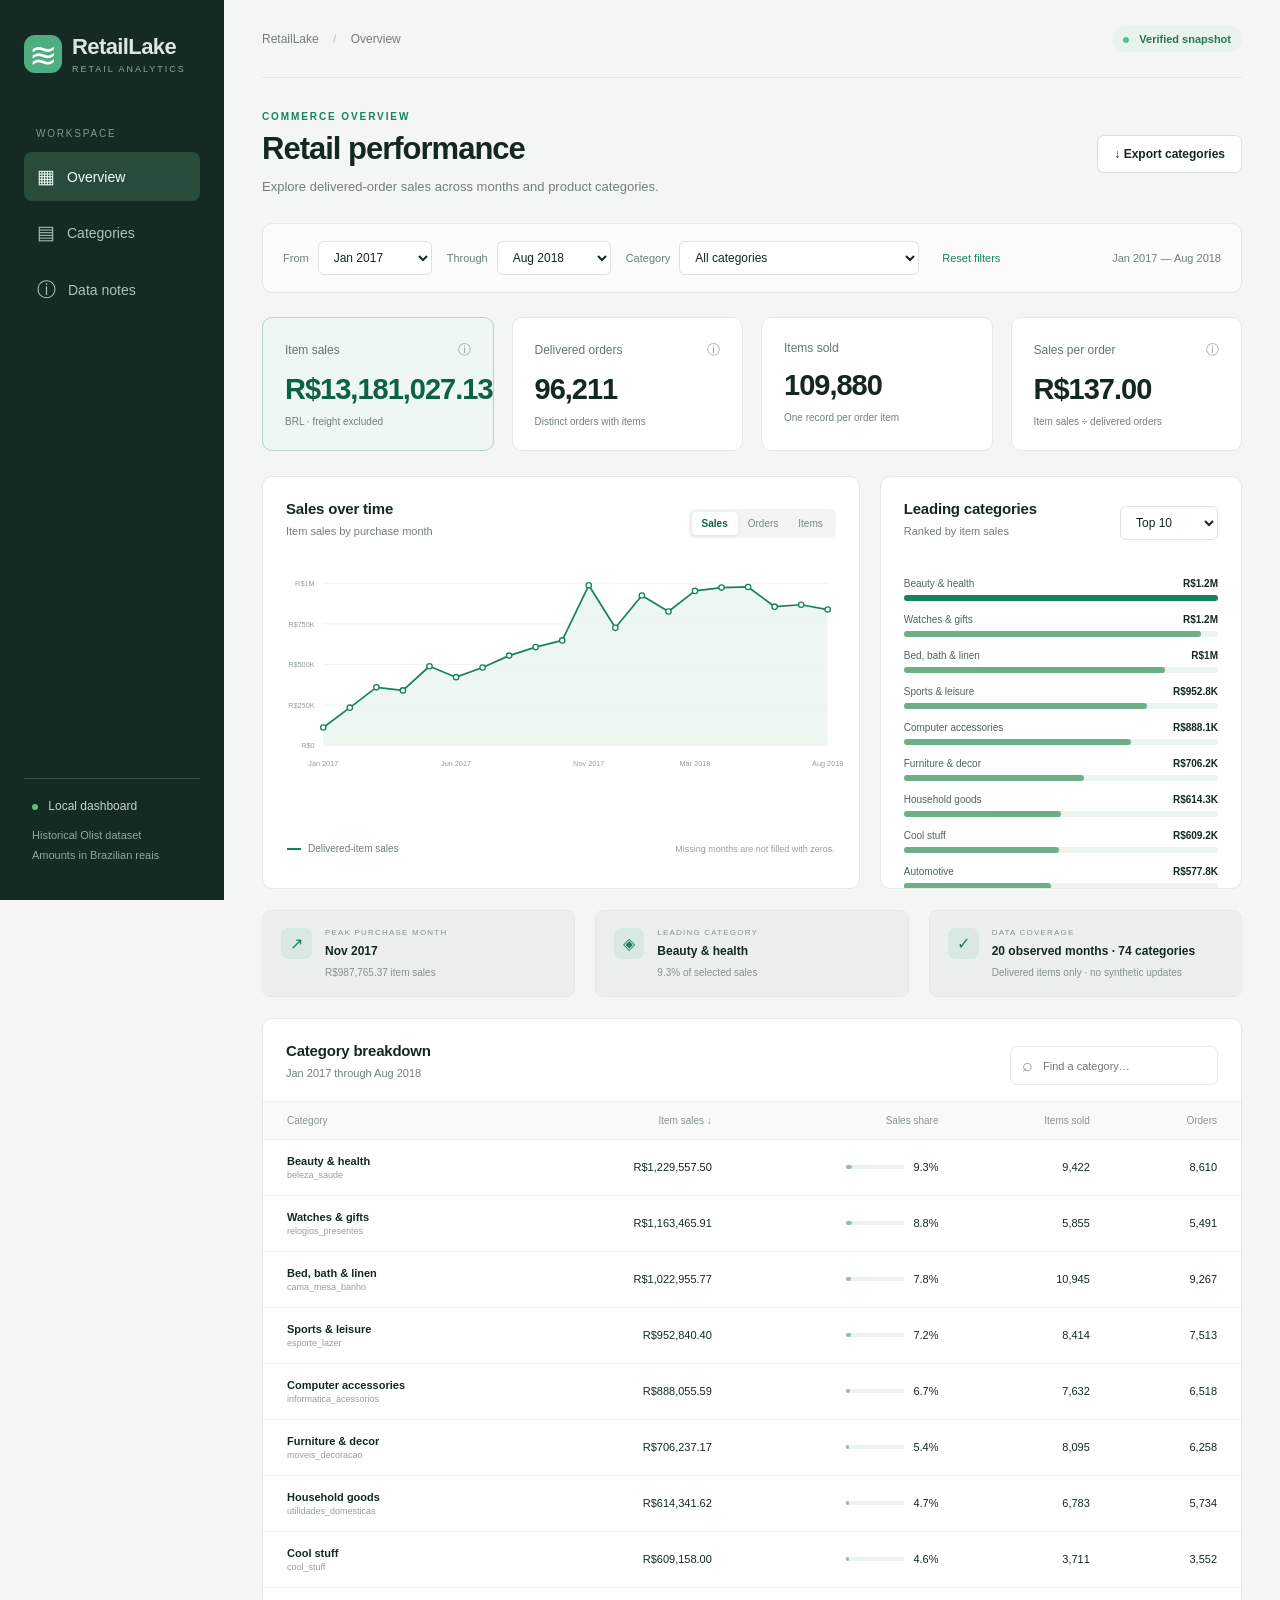
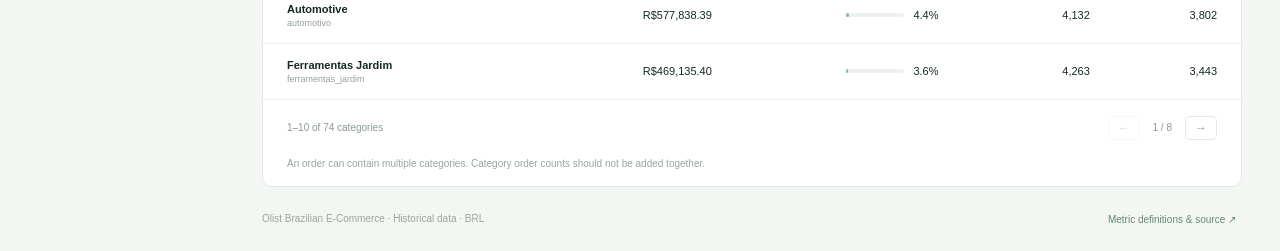
<file: dashboard/index.html>
<!doctype html>
<html lang="en">
<head>
<meta charset="utf-8"><meta name="viewport" content="width=device-width,initial-scale=1">
<title>RetailLake · Retail performance</title>
<link rel="stylesheet" href="styles.css">
<script src="data.js?v=20261012T090455Z_31673efe" defer></script><script src="app.js?v=20261012T090455Z_31673efe" defer></script>
</head>
<body>
<aside class="sidebar">
<a class="brand" href="#overview" aria-label="RetailLake home"><span class="brand-icon">≋</span><span>RetailLake<small>RETAIL ANALYTICS</small></span></a>
<div class="nav-label">WORKSPACE</div>
<nav aria-label="Main navigation"><a class="active" href="#overview"><span>▦</span>Overview</a><a href="#categories"><span>▤</span>Categories</a><button class="notes-open"><span>ⓘ</span>Data notes</button></nav>
<div class="sidebar-bottom"><span class="dot"></span> Local dashboard<small>Historical Olist dataset<br>Amounts in Brazilian reais</small></div>
</aside>
<main id="overview">
<header class="topbar"><span class="breadcrumb">RetailLake <span>/</span> Overview</span><span class="verified"><span class="dot"></span> Verified snapshot</span></header>
<section class="heading"><div><div class="eyebrow">COMMERCE OVERVIEW</div><h1>Retail performance</h1><p>Explore delivered-order sales across months and product categories.</p></div><button id="export" class="button">↓ Export categories</button></section>
<section class="filters" aria-label="Dashboard filters">
<div class="field"><label for="start">From</label><select id="start"></select></div>
<div class="field"><label for="end">Through</label><select id="end"></select></div>
<div class="field category-field"><label for="category">Category</label><select id="category"><option value="__all__">All categories</option></select></div>
<button id="reset" class="reset">Reset filters</button><span id="period" class="period"></span>
</section>
<div id="error" class="error" hidden></div>
<section class="kpis" aria-label="Sales indicators">
<article class="kpi primary"><div class="kpi-label">Item sales <span title="Delivered item prices, excluding freight">ⓘ</span></div><div id="sales" class="kpi-value">—</div><div class="kpi-foot">BRL · freight excluded</div></article>
<article class="kpi"><div class="kpi-label">Delivered orders <span title="Distinct delivered orders containing at least one item in the selected category and period">ⓘ</span></div><div id="orders" class="kpi-value">—</div><div class="kpi-foot">Distinct orders with items</div></article>
<article class="kpi"><div class="kpi-label">Items sold</div><div id="items" class="kpi-value">—</div><div class="kpi-foot">One record per order item</div></article>
<article class="kpi"><div class="kpi-label">Sales per order <span title="Item sales divided by distinct delivered orders; excludes freight">ⓘ</span></div><div id="average" class="kpi-value">—</div><div class="kpi-foot">Item sales ÷ delivered orders</div></article>
</section>
<section class="chart-grid">
<article class="panel trend-panel"><div class="panel-heading"><div><h2>Sales over time</h2><p id="trend-subtitle">By purchase month</p></div><div class="segmented" role="group" aria-label="Trend measure"><button data-metric="salesCents" class="selected" aria-pressed="true">Sales</button><button data-metric="orders" aria-pressed="false">Orders</button><button data-metric="items" aria-pressed="false">Items</button></div></div><div id="trend" class="chart" aria-label="Monthly trend chart"></div><div class="chart-note"><span class="legend-line"></span> <span id="trend-legend">Delivered-item sales</span> <span>Missing months are not filled with zeros.</span></div></article>
<article class="panel categories-panel"><div class="panel-heading"><div><h2>Leading categories</h2><p>Ranked by item sales</p></div><select id="top" aria-label="Number of leading categories"><option value="5">Top 5</option><option value="10" selected>Top 10</option><option value="20">Top 20</option></select></div><div id="bars" class="bars"></div></article>
</section>
<section class="insights" aria-label="Period insights"><div><span class="insight-icon">↗</span><div><small>PEAK PURCHASE MONTH</small><strong id="peak">—</strong><span id="peak-sales"></span></div></div><div><span class="insight-icon">◈</span><div><small>LEADING CATEGORY</small><strong id="leader">—</strong><span id="leader-share"></span></div></div><div><span class="insight-icon">✓</span><div><small>DATA COVERAGE</small><strong id="coverage">—</strong><span>Delivered items only · no synthetic updates</span></div></div></section>
<section id="categories" class="panel table-panel"><div class="panel-heading"><div><h2>Category breakdown</h2><p id="table-subtitle">Sales and orders within the selected period</p></div><label class="search"><span>⌕</span><input id="search" type="search" placeholder="Find a category…" aria-label="Search category table"></label></div><div class="table-scroll"><table><thead><tr><th>Category</th><th><button data-sort="salesCents">Item sales <span>↓</span></button></th><th>Sales share</th><th><button data-sort="items">Items sold</button></th><th><button data-sort="orders">Orders</button></th></tr></thead><tbody id="rows"></tbody></table></div><div class="table-footer"><span id="table-count"></span><div><button id="previous" aria-label="Previous page">←</button><span id="page"></span><button id="next" aria-label="Next page">→</button></div></div><p class="table-note">An order can contain multiple categories. Category order counts should not be added together.</p></section>
<footer><span>Olist Brazilian E-Commerce · Historical data · BRL</span><button class="notes-open">Metric definitions & source ↗</button></footer>
</main>
<div id="tooltip" class="tooltip" role="status" hidden></div>
<dialog id="notes"><div class="dialog-heading"><div><div class="eyebrow">READING THIS DASHBOARD</div><h2>Data notes & definitions</h2></div><button id="close-notes" aria-label="Close data notes">×</button></div><div class="dialog-content"><h3>What the numbers mean</h3><p><strong>Item sales:</strong> sum of prices for delivered order items, excluding freight. This is not net revenue or profit. No currency conversion is performed.</p><p><strong>Delivered orders:</strong> distinct orders with an item in the selected category and purchase period. <strong>Sales per order:</strong> item sales divided by that order count.</p><p><strong>Time:</strong> purchase month using the original source timestamps. Missing activity months are not shown as zero sales.</p><h3>Categories and missing records</h3><p>Missing product categories are labeled “Unknown.” The source includes 610 products without categories and 775 orders without items. Those no-item orders are retained in the cleaned data but do not appear in this item-based dashboard.</p><p>Category order counts overlap because one order can contain several categories. For all-category totals, this dashboard uses distinct-order monthly totals.</p><h3>Source and verification</h3><p>This is a local snapshot of the verified Gold outputs. The separate incremental simulation, including its artificial price changes, is excluded. Changing a filter does not contact AWS or run Spark.</p><dl><dt>Gold snapshot</dt><dd id="source-run"></dd><dt>Verified</dt><dd id="source-date"></dd><dt>Full-dataset check</dt><dd>Item, category, and monthly sales reconcile to R$13,221,498.11.</dd></dl><p><a href="https://www.kaggle.com/datasets/olistbr/brazilian-ecommerce" target="_blank" rel="noopener noreferrer">Original Olist dataset ↗</a></p></div></dialog>
</body></html>
</file>
<file: dashboard/styles.css>
:root{--bg:#f4f6f4;--paper:#fff;--ink:#142821;--muted:#718077;--green:#16845b;--green-dark:#0c6343;--line:#e3e9e4;--nav:#142a23;--soft:#edf6f0}*{box-sizing:border-box}html{scroll-behavior:smooth}body{margin:0;background:var(--bg);color:var(--ink);font-family:"Segoe UI",Arial,sans-serif;font-size:14px}button,select,input{font:inherit}button,select{cursor:pointer}button{color:inherit}button:focus-visible,select:focus-visible,input:focus-visible,a:focus-visible,svg circle:focus-visible{outline:3px solid #62bd95;outline-offset:3px}a{color:inherit}.sidebar{position:fixed;inset:0 auto 0 0;width:224px;background:var(--nav);color:#d9e7df;padding:34px 24px;display:flex;flex-direction:column}.brand{display:flex;align-items:center;gap:10px;text-decoration:none;font-size:22px;font-weight:650;letter-spacing:-.6px}.brand-icon{display:grid;place-items:center;background:#4eae81;color:white;width:38px;height:38px;border-radius:11px;font-size:34px;font-weight:400}.brand small{display:block;font-size:9px;letter-spacing:2px;color:#8ba99a;font-weight:500;margin-top:4px}.nav-label{font-size:10px;letter-spacing:1.8px;color:#829a8d;margin:54px 12px 13px}.sidebar nav{display:flex;flex-direction:column;gap:7px}.sidebar nav a,.sidebar nav button{display:flex;align-items:center;gap:12px;padding:13px;border:0;border-radius:8px;text-decoration:none;background:transparent;color:#adc3b6;text-align:left}.sidebar nav span{font-size:19px;min-width:18px}.sidebar nav .active{background:#294b3b;color:#ecfff2}.sidebar nav a:hover,.sidebar nav button:hover{background:#294437}.sidebar-bottom{margin-top:auto;font-size:12px;color:#c3d5c9;padding:20px 8px 0;border-top:1px solid #345043}.sidebar-bottom small{display:block;margin-top:13px;color:#91a99b;line-height:1.8;font-size:11px}.dot{display:inline-block;width:6px;height:6px;border-radius:50%;background:#55c28c;margin-right:7px}main{margin-left:224px;max-width:1800px;padding:0 38px 25px}.topbar{height:78px;display:flex;align-items:center;justify-content:space-between;border-bottom:1px solid var(--line)}.breadcrumb{font-size:12px;color:var(--muted)}.breadcrumb span{margin:0 11px;color:#bcc8c0}.verified{background:#e8f3ec;color:#2b7650;padding:7px 11px;border-radius:20px;font-size:11px;font-weight:600}.heading{display:flex;justify-content:space-between;align-items:center;margin:33px 0 25px}.eyebrow{color:var(--green);font-size:10px;font-weight:700;letter-spacing:1.9px;margin-bottom:9px}h1{font-size:31px;font-weight:650;letter-spacing:-1px;margin:0}p{color:var(--muted);line-height:1.6}.heading p{margin:10px 0 0;font-size:13px}.button{border:1px solid #d7e1d9;background:white;padding:11px 16px;border-radius:7px;font-size:12px;font-weight:600;box-shadow:0 2px 3px #14282103}.button:hover{background:var(--soft)}.filters{display:flex;align-items:center;gap:15px;padding:17px 20px;background:#ffffff9c;border:1px solid var(--line);border-radius:10px;margin-bottom:24px;flex-wrap:wrap}.field{display:flex;align-items:center;gap:9px}.field label{font-size:11px;color:var(--muted)}select{border:1px solid #dce4dd;background:white;border-radius:6px;color:var(--ink);padding:8px 28px 8px 11px;font-size:12px;max-width:240px}.reset{background:none;border:0;color:var(--green);font-size:11px;padding:8px}.period{margin-left:auto;color:var(--muted);font-size:11px}.kpis{display:grid;grid-template-columns:repeat(4,minmax(0,1fr));gap:18px;margin-bottom:25px}.kpi{background:white;border:1px solid var(--line);border-radius:10px;padding:23px 22px}.kpi.primary{background:#eef7f0;border-color:#b7d6c1}.kpi-label{display:flex;align-items:center;justify-content:space-between;color:#64776a;font-size:12px;font-weight:500}.kpi-label span{color:#93a299;font-size:13px;cursor:help}.kpi-value{font-size:29px;font-weight:650;letter-spacing:-1px;margin:14px 0 10px;white-space:nowrap;font-variant-numeric:tabular-nums}.primary .kpi-value{color:var(--green-dark)}.kpi-foot{font-size:10px;color:var(--muted)}.chart-grid{display:grid;grid-template-columns:minmax(0,1.65fr) minmax(330px,1fr);gap:20px}.panel{background:var(--paper);border:1px solid var(--line);border-radius:10px;overflow:hidden}.panel-heading{display:flex;align-items:center;justify-content:space-between;gap:15px;padding:23px 23px 12px}h2{font-size:15px;font-weight:650;letter-spacing:-.2px;margin:0}.panel-heading p{font-size:11px;margin:6px 0}.segmented{background:#f2f5f2;padding:3px;border-radius:6px;display:flex}.segmented button{background:none;border:0;font-size:10px;padding:6px 10px;border-radius:4px;color:#77887c}.segmented .selected{background:white;color:var(--green-dark);box-shadow:0 1px 4px #14301c18;font-weight:600}.chart{padding:12px 15px 0;min-height:270px}.chart svg{display:block;width:100%;height:auto}.chart-note{padding:15px 24px 21px;font-size:10px;color:#6c8072;display:flex;align-items:center;gap:7px}.chart-note>span:last-child{margin-left:auto;color:#93a199;font-size:9px}.legend-line{width:14px;height:2px;background:var(--green)}.bars{padding:7px 23px 22px;max-height:330px;overflow:auto}.bar-row{position:relative;margin:13px 0}.bar-meta{display:flex;justify-content:space-between;gap:9px;font-size:10px;margin-bottom:6px}.bar-name{overflow:hidden;text-overflow:ellipsis;white-space:nowrap;color:#4c6555}.bar-value{font-weight:600;font-variant-numeric:tabular-nums}.bar-track{height:6px;background:#edf3ee;border-radius:4px}.bar-fill{height:100%;border-radius:4px;background:#6caf88}.bar-row:first-child .bar-fill{background:#16845b}.insights{display:grid;grid-template-columns:repeat(3,minmax(0,1fr));gap:20px;margin:21px 0}.insights>div{display:flex;gap:13px;align-items:flex-start;padding:17px 18px;border:1px solid var(--line);border-radius:8px;background:#ecf0ec}.insight-icon{color:var(--green);background:#dae9df;border-radius:7px;padding:6px 9px;font-size:16px}.insights small{display:block;font-size:8px;letter-spacing:1.2px;color:#849387}.insights strong{display:block;font-size:12px;margin:7px 0 5px}.insights div>span:last-child:not(.insight-icon){font-size:10px;color:#839287}.table-panel{scroll-margin-top:20px}.search{display:flex;gap:8px;align-items:center;border:1px solid var(--line);border-radius:7px;padding:8px 11px}.search span{font-size:18px;color:#89998d}.search input{border:0;outline:0;width:165px;font-size:11px;color:var(--ink);background:none}.table-scroll{overflow:auto}table{border-collapse:collapse;width:100%;min-width:660px;text-align:left}th{font-size:10px;color:#87968b;font-weight:500;background:#f8faf8;border-block:1px solid #edf0ed;padding:13px 24px}th:not(:first-child),td:not(:first-child){text-align:right}th button{border:0;background:none;font-size:10px;color:inherit;padding:0}th button span{color:var(--green)}td{padding:15px 24px;border-bottom:1px solid #eef2ef;font-size:11px;font-variant-numeric:tabular-nums}.category-title{font-weight:600;display:block}.category-source{font-size:9px;color:#93a197;display:block;margin-top:3px}.share-cell{display:flex;justify-content:flex-end;align-items:center;gap:9px}.share-track{width:58px;height:4px;background:#edf2ee;border-radius:3px}.share-track span{height:100%;display:block;background:#8ec09e;border-radius:3px}.table-footer{display:flex;justify-content:space-between;align-items:center;padding:16px 24px;font-size:10px;color:#8b9a90}.table-footer>div{display:flex;align-items:center;gap:13px}.table-footer button{background:white;border:1px solid var(--line);border-radius:5px;padding:4px 9px;font-size:12px}.table-footer button:disabled{opacity:.35;cursor:default}.table-note{padding:0 24px 14px;margin:0;font-size:10px;color:#98a69c}footer{display:flex;justify-content:space-between;gap:15px;margin-top:26px;font-size:10px;color:#98a69c}footer button{background:none;border:0;color:#608c71;font-size:10px}.tooltip{position:fixed;z-index:50;pointer-events:none;background:#183429;color:#fff;padding:13px 15px;border-radius:7px;box-shadow:0 6px 25px #14282125;font-size:11px;line-height:1.8;min-width:150px}.tooltip strong{display:block;color:#a9d9bb;font-size:10px;margin-bottom:4px}.empty{padding:70px 20px;text-align:center;color:#83958a;font-size:12px}.error{padding:15px;background:#fff2e6;color:#8b5123;border-radius:8px;margin-bottom:20px}dialog{width:min(620px,calc(100% - 30px));border:1px solid var(--line);border-radius:14px;color:var(--ink);padding:0;box-shadow:0 25px 100px #0003;max-height:85vh}dialog::backdrop{background:#0e251c65;backdrop-filter:blur(3px)}.dialog-heading{display:flex;justify-content:space-between;align-items:center;padding:25px;border-bottom:1px solid var(--line)}.dialog-heading button{background:none;border:0;font-size:26px;color:#7e9386}.dialog-content{padding:10px 25px 23px;font-size:12px}.dialog-content h3{font-size:13px;margin-top:24px}.dialog-content p{line-height:1.8}.dialog-content dl{background:#f1f6f2;padding:15px;border-radius:7px;font-size:10px;line-height:1.8}.dialog-content dt{font-weight:600;margin-top:8px}.dialog-content dd{margin:0;color:var(--muted);overflow-wrap:anywhere}.dialog-content a{color:var(--green)}@media(min-width:1500px){.kpi-value{font-size:34px}.chart{min-height:330px}}@media(max-width:1200px){.sidebar{width:185px;padding:30px 17px}main{margin-left:185px;padding-inline:25px}.chart-grid{grid-template-columns:minmax(0,1.4fr) minmax(290px,1fr)}.kpis{gap:12px}.kpi{padding:19px 15px}.kpi-value{font-size:24px}.period{display:none}.insights{gap:12px}.insights>div{padding:14px 12px}.segmented button{padding:6px}}@media(max-width:1000px){.sidebar{width:76px;padding:28px 17px}.brand>span:last-child,.nav-label,.sidebar-bottom{display:none}.sidebar nav{margin-top:42px}.sidebar nav a,.sidebar nav button{font-size:0;padding:11px;justify-content:center}.sidebar nav span{font-size:20px}.brand-icon{width:40px}.sidebar .brand{gap:0}main{margin-left:76px}.chart-grid{grid-template-columns:1fr}.chart{min-height:0}.bars{max-height:360px}.insights strong{font-size:11px}.insights div>span:last-child:not(.insight-icon){font-size:9px}}@media(max-width:650px){.sidebar{display:none}main{margin:0;padding:0 17px 22px}.topbar{height:60px}.heading{margin-top:24px;align-items:flex-start;gap:15px;flex-wrap:wrap}h1{font-size:27px}.heading p{font-size:12px}.filters{padding:13px;gap:12px}.field{flex:1;min-width:130px;display:block}.field label{display:block;margin-bottom:6px}.field select{width:100%;max-width:none}.category-field{flex-basis:100%}.kpis{grid-template-columns:1fr 1fr}.kpi-value{font-size:23px}.kpi-label{font-size:11px}.panel-heading{padding:19px 17px 10px}.chart{padding-inline:5px}.chart-note{padding-inline:17px;flex-wrap:wrap}.chart-note>span:last-child{width:100%;margin-left:0}.insights{grid-template-columns:1fr}.insights>div{padding:15px}.insights strong{font-size:12px}.table-panel .panel-heading{flex-wrap:wrap}.search{width:100%}.search input{width:100%}footer{flex-wrap:wrap;line-height:1.8}.verified{font-size:10px}.segmented button{font-size:9px}}
</file>
